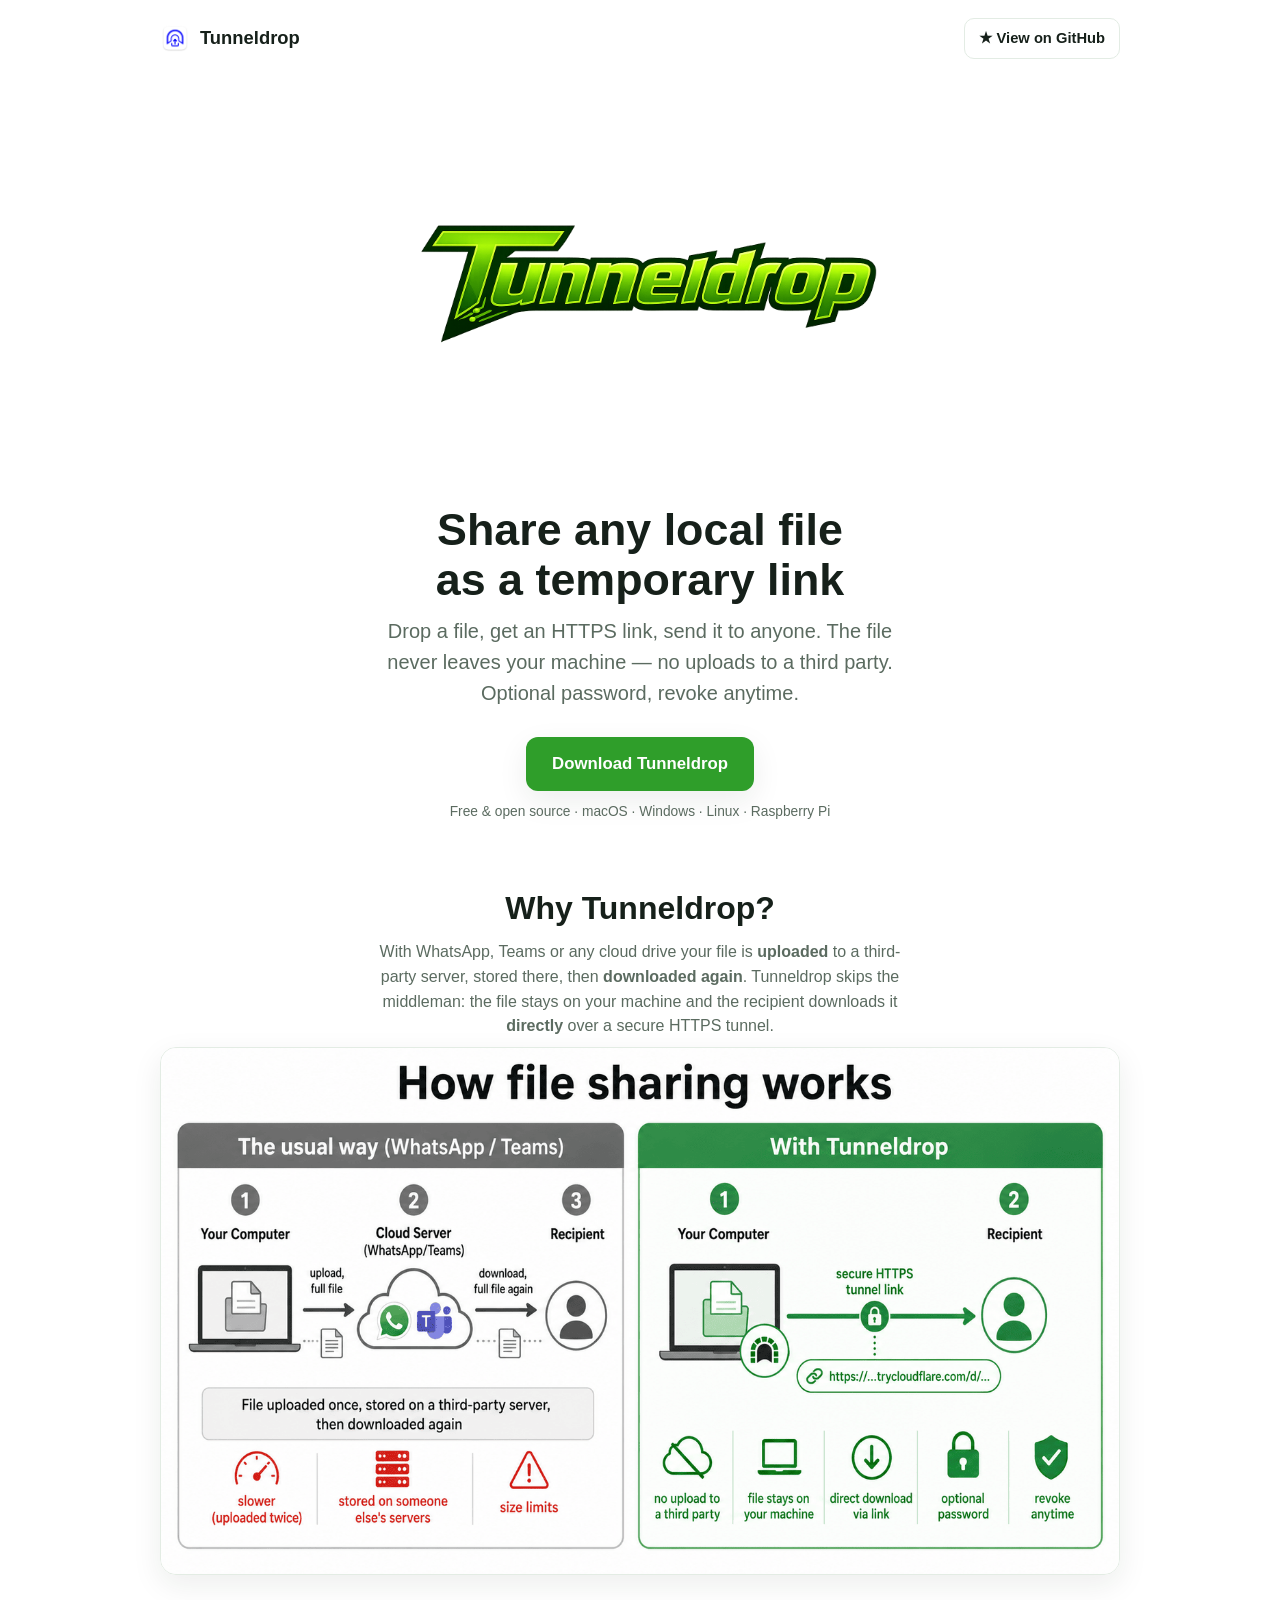
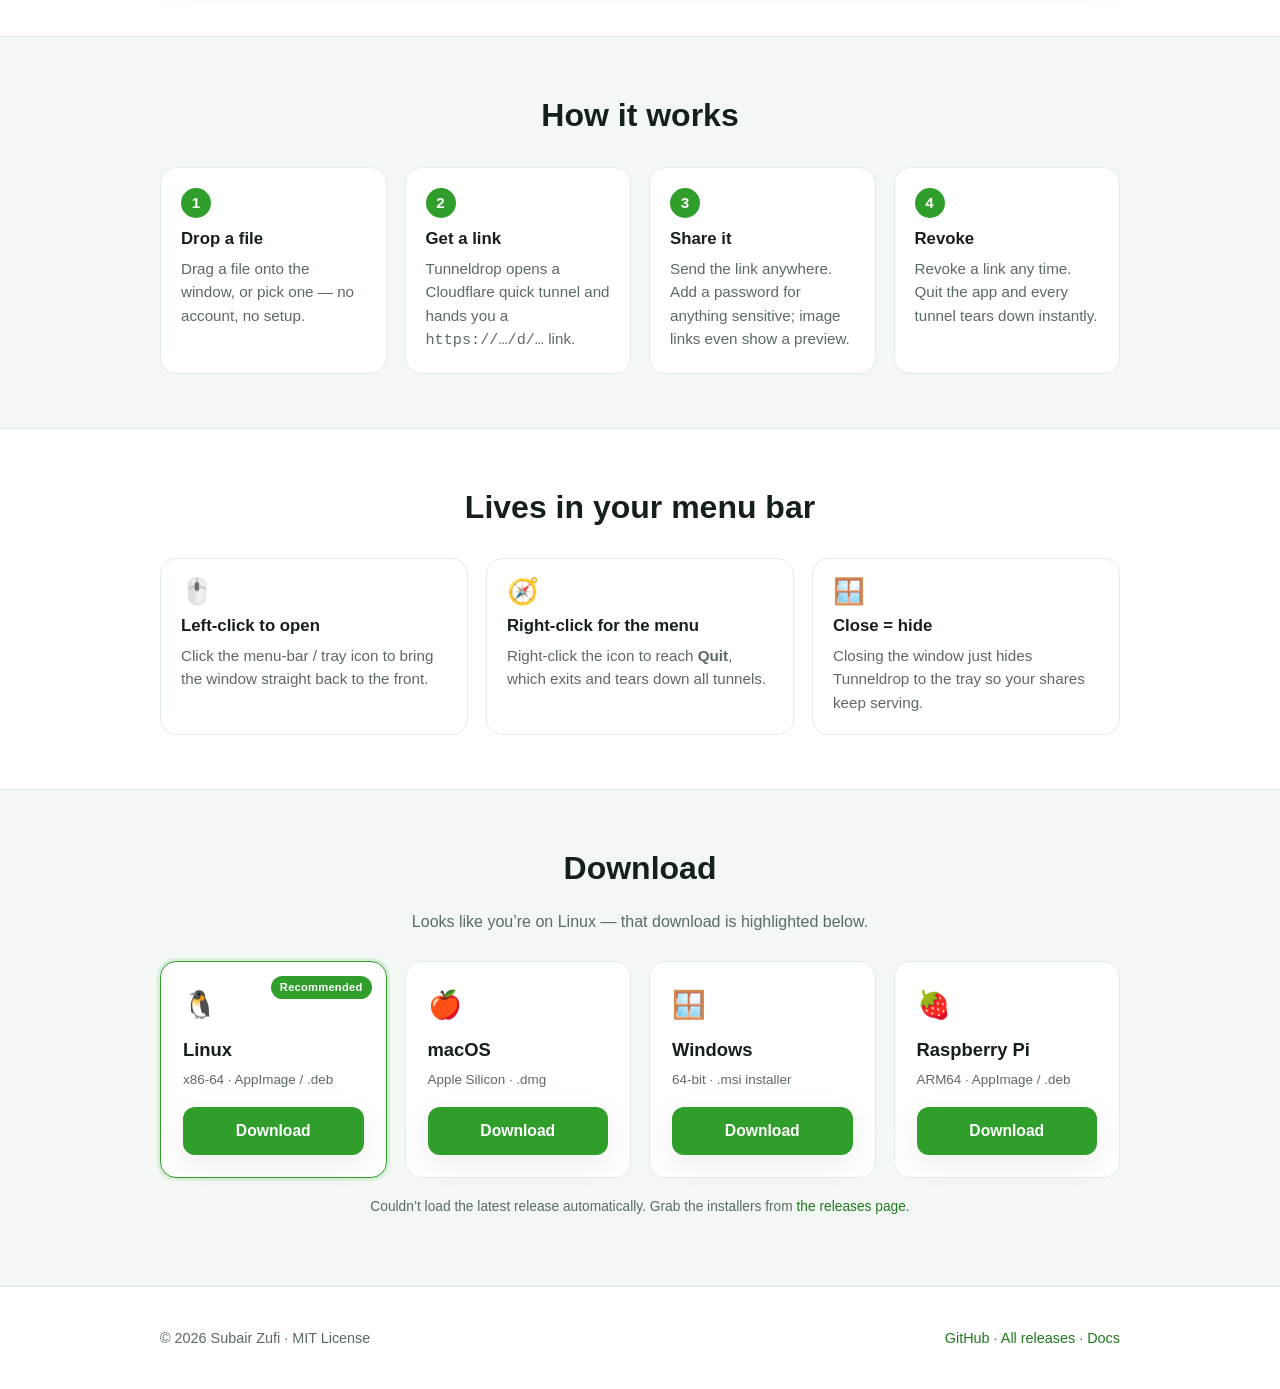
<file: site/index.html>
<!doctype html>
<html lang="en">
<head>
<meta charset="utf-8">
<meta name="viewport" content="width=device-width, initial-scale=1">
<title>Tunneldrop — share any local file as a temporary link</title>
<meta name="description" content="Tunneldrop turns any local file into a temporary, shareable HTTPS link. No uploads to a third party — the file streams straight from your machine. Free & open source for macOS, Windows and Linux.">

<!-- Open Graph / Twitter -->
<meta property="og:type" content="website">
<meta property="og:title" content="Tunneldrop — share any local file as a temporary link">
<meta property="og:description" content="Turn any local file into a temporary HTTPS link. The file never leaves your machine; the recipient downloads it directly. Free & open source.">
<meta property="og:image" content="banner.png">
<meta name="twitter:card" content="summary_large_image">

<link rel="icon" href="favicon.png" type="image/png">
<style>
  :root{
    --green:#2f9e2a; --green-d:#1f7a1c; --ink:#16201a; --muted:#5b6b60;
    --bg:#ffffff; --soft:#f4f8f4; --line:#e3ece4; --blue:#1c54d6;
    --radius:16px; --shadow:0 10px 30px rgba(20,40,25,.08);
  }
  *{box-sizing:border-box}
  html{scroll-behavior:smooth}
  body{margin:0;font-family:-apple-system,BlinkMacSystemFont,"Segoe UI",Roboto,Helvetica,Arial,sans-serif;
    color:var(--ink);background:var(--bg);line-height:1.55;-webkit-font-smoothing:antialiased}
  a{color:var(--green-d);text-decoration:none}
  .wrap{max-width:1000px;margin:0 auto;padding:0 20px}
  .center{text-align:center}
  .muted{color:var(--muted)}

  /* nav */
  nav{display:flex;align-items:center;justify-content:space-between;padding:18px 20px;max-width:1000px;margin:0 auto}
  nav .brand{display:flex;align-items:center;gap:10px;font-weight:800;font-size:1.15rem}
  nav .brand img{width:30px;height:30px}
  nav a.gh{border:1px solid var(--line);padding:8px 14px;border-radius:10px;color:var(--ink);font-weight:600;font-size:.92rem}
  nav a.gh:hover{background:var(--soft)}

  /* hero */
  .hero{padding:36px 0 8px}
  .hero img.banner{width:100%;max-width:560px;height:auto;display:block;margin:0 auto}
  .hero h1{font-size:clamp(1.8rem,4.5vw,2.8rem);line-height:1.12;margin:.4em auto .25em;max-width:18ch}
  .hero p.tag{font-size:clamp(1.02rem,2.4vw,1.25rem);max-width:46ch;margin:0 auto 1.4em;color:var(--muted)}

  /* buttons */
  .btn{display:inline-flex;align-items:center;gap:10px;background:var(--green);color:#fff;font-weight:700;
    padding:14px 26px;border-radius:12px;font-size:1.05rem;border:0;cursor:pointer;box-shadow:var(--shadow);
    transition:transform .08s ease, background .15s ease}
  .btn:hover{background:var(--green-d);transform:translateY(-1px);color:#fff}
  .btn .sub{font-weight:500;opacity:.85;font-size:.82rem}
  .btn.secondary{background:#fff;color:var(--ink);border:1px solid var(--line);box-shadow:none}
  .btn.secondary:hover{background:var(--soft);color:var(--ink)}
  .hero .hint{margin-top:10px;font-size:.86rem}

  section{padding:54px 0}
  section h2{font-size:clamp(1.4rem,3.2vw,2rem);margin:0 0 .2em}
  section.alt{background:var(--soft);border-top:1px solid var(--line);border-bottom:1px solid var(--line)}

  .flow-img{width:100%;height:auto;border-radius:var(--radius);border:1px solid var(--line);box-shadow:var(--shadow);margin-top:8px}

  /* feature/steps grid */
  .grid{display:grid;gap:18px;margin-top:26px}
  .grid.cols-3{grid-template-columns:repeat(3,1fr)}
  .grid.cols-4{grid-template-columns:repeat(4,1fr)}
  .card{background:#fff;border:1px solid var(--line);border-radius:var(--radius);padding:20px}
  .card .ic{font-size:1.6rem;line-height:1}
  .card h3{margin:.5em 0 .25em;font-size:1.05rem}
  .card p{margin:0;font-size:.95rem;color:var(--muted)}
  .step .n{display:inline-grid;place-items:center;width:30px;height:30px;border-radius:50%;background:var(--green);color:#fff;font-weight:800;font-size:.95rem}

  /* downloads */
  #downloads .dl-grid{display:grid;grid-template-columns:repeat(4,1fr);gap:18px;margin-top:26px}
  .dl{background:#fff;border:1px solid var(--line);border-radius:var(--radius);padding:22px;display:flex;flex-direction:column;gap:6px;position:relative}
  .dl.reco{border-color:var(--green);box-shadow:0 0 0 3px rgba(47,158,42,.12)}
  .dl .os{font-size:1.7rem}
  .dl h3{margin:.2em 0 0;font-size:1.15rem}
  .dl .meta{font-size:.84rem;color:var(--muted);min-height:1.2em}
  .dl .badge{position:absolute;top:14px;right:14px;background:var(--green);color:#fff;font-size:.7rem;font-weight:700;
    padding:3px 9px;border-radius:999px;letter-spacing:.02em}
  .dl .btn{margin-top:10px;justify-content:center;width:100%;font-size:.98rem;padding:12px 16px}
  .dl .alt-link{font-size:.84rem;margin-top:4px}
  .note{font-size:.86rem;color:var(--muted);margin-top:18px;text-align:center}

  footer{padding:40px 0;border-top:1px solid var(--line);color:var(--muted);font-size:.9rem}
  footer .wrap{display:flex;flex-wrap:wrap;gap:14px;justify-content:space-between;align-items:center}

  @media(max-width:760px){
    .grid.cols-3,.grid.cols-4,#downloads .dl-grid{grid-template-columns:1fr}
  }
  .hidden{display:none !important}
</style>
</head>
<body>

<nav>
  <span class="brand"><img src="favicon.png" alt="">Tunneldrop</span>
  <a class="gh" href="https://github.com/subair-zufi/tunneldrop" target="_blank" rel="noopener">★ View on GitHub</a>
</nav>

<header class="hero center">
  <div class="wrap">
    <img class="banner" src="banner.png" alt="Tunneldrop">
    <h1>Share any local file as a temporary link</h1>
    <p class="tag">Drop a file, get an HTTPS link, send it to anyone. The file never
      leaves your machine — no uploads to a third party. Optional password, revoke anytime.</p>
    <a id="hero-btn" class="btn" href="https://github.com/subair-zufi/tunneldrop/releases/latest" target="_blank" rel="noopener">
      <span>Download Tunneldrop</span>
    </a>
    <div class="hint muted">Free &amp; open source · macOS · Windows · Linux · Raspberry Pi</div>
  </div>
</header>

<!-- WHAT IT DOES -->
<section id="how">
  <div class="wrap center">
    <h2>Why Tunneldrop?</h2>
    <p class="muted" style="max-width:60ch;margin:.4em auto 0">
      With WhatsApp, Teams or any cloud drive your file is <strong>uploaded</strong> to a third-party
      server, stored there, then <strong>downloaded again</strong>. Tunneldrop skips the middleman:
      the file stays on your machine and the recipient downloads it <strong>directly</strong> over a
      secure HTTPS tunnel.
    </p>
    <img class="flow-img" src="how-it-works.png" alt="The usual way uploads a file to a cloud server then downloads it again; Tunneldrop serves the file directly from your computer over a secure HTTPS tunnel link.">
  </div>
</section>

<!-- FLOW STEPS -->
<section class="alt">
  <div class="wrap">
    <h2 class="center">How it works</h2>
    <div class="grid cols-4">
      <div class="card step"><span class="n">1</span><h3>Drop a file</h3><p>Drag a file onto the window, or pick one — no account, no setup.</p></div>
      <div class="card step"><span class="n">2</span><h3>Get a link</h3><p>Tunneldrop opens a Cloudflare quick tunnel and hands you a <code>https://…/d/…</code> link.</p></div>
      <div class="card step"><span class="n">3</span><h3>Share it</h3><p>Send the link anywhere. Add a password for anything sensitive; image links even show a preview.</p></div>
      <div class="card step"><span class="n">4</span><h3>Revoke</h3><p>Revoke a link any time. Quit the app and every tunnel tears down instantly.</p></div>
    </div>
  </div>
</section>

<!-- TRAY / MENU SHORTCUT -->
<section id="tray">
  <div class="wrap">
    <h2 class="center">Lives in your menu bar</h2>
    <div class="grid cols-3">
      <div class="card"><div class="ic">🖱️</div><h3>Left-click to open</h3><p>Click the menu-bar / tray icon to bring the window straight back to the front.</p></div>
      <div class="card"><div class="ic">🧭</div><h3>Right-click for the menu</h3><p>Right-click the icon to reach <strong>Quit</strong>, which exits and tears down all tunnels.</p></div>
      <div class="card"><div class="ic">🪟</div><h3>Close = hide</h3><p>Closing the window just hides Tunneldrop to the tray so your shares keep serving.</p></div>
    </div>
  </div>
</section>

<!-- DOWNLOADS -->
<section id="downloads" class="alt">
  <div class="wrap">
    <h2 class="center">Download</h2>
    <p class="center muted" id="dl-os-line">Pick your platform — we’ve highlighted the one for your system.</p>
    <div class="dl-grid">

      <div class="dl" data-os="macos">
        <span class="badge hidden">Recommended</span>
        <div class="os">🍎</div>
        <h3>macOS</h3>
        <div class="meta" data-meta>Apple Silicon · .dmg</div>
        <a class="btn" data-dl href="https://github.com/subair-zufi/tunneldrop/releases/latest" target="_blank" rel="noopener">Download</a>
      </div>

      <div class="dl" data-os="windows">
        <span class="badge hidden">Recommended</span>
        <div class="os">🪟</div>
        <h3>Windows</h3>
        <div class="meta" data-meta>64-bit · .msi installer</div>
        <a class="btn" data-dl href="https://github.com/subair-zufi/tunneldrop/releases/latest" target="_blank" rel="noopener">Download</a>
      </div>

      <div class="dl" data-os="linux">
        <span class="badge hidden">Recommended</span>
        <div class="os">🐧</div>
        <h3>Linux</h3>
        <div class="meta" data-meta>x86-64 · AppImage / .deb</div>
        <a class="btn" data-dl href="https://github.com/subair-zufi/tunneldrop/releases/latest" target="_blank" rel="noopener">Download</a>
        <a class="alt-link hidden" data-dl-alt href="#" target="_blank" rel="noopener">or get the .deb</a>
      </div>

      <div class="dl" data-os="linux-arm">
        <span class="badge hidden">Recommended</span>
        <div class="os">🍓</div>
        <h3>Raspberry Pi</h3>
        <div class="meta" data-meta>ARM64 · AppImage / .deb</div>
        <a class="btn" data-dl href="https://github.com/subair-zufi/tunneldrop/releases/latest" target="_blank" rel="noopener">Download</a>
        <a class="alt-link hidden" data-dl-alt href="#" target="_blank" rel="noopener">or get the .deb</a>
      </div>

    </div>
    <p class="note" id="dl-note">Loading the latest release…</p>
  </div>
</section>

<footer>
  <div class="wrap">
    <span>© <span id="year"></span> Subair Zufi · MIT License</span>
    <span>
      <a href="https://github.com/subair-zufi/tunneldrop" target="_blank" rel="noopener">GitHub</a> ·
      <a href="https://github.com/subair-zufi/tunneldrop/releases" target="_blank" rel="noopener">All releases</a> ·
      <a href="https://github.com/subair-zufi/tunneldrop#readme" target="_blank" rel="noopener">Docs</a>
    </span>
  </div>
</footer>

<script>
  const REPO = "subair-zufi/tunneldrop";
  document.getElementById("year").textContent = new Date().getFullYear();

  // ---- OS detection ----
  function detectOS(){
    const ua = (navigator.userAgent || "") + " " + ((navigator.userAgentData && navigator.userAgentData.platform) || navigator.platform || "");
    if (/Android/i.test(ua)) return "other";
    if (/iPhone|iPad|iPod/i.test(ua)) return "other";
    if (/Win/i.test(ua)) return "windows";
    if (/Mac/i.test(ua)) return "macos";
    if (/Linux|X11|CrOS/i.test(ua)) {
      if (/aarch64|arm64|armv[6-8]/i.test(ua)) return "linux-arm";
      return "linux";
    }
    return "other";
  }
  const os = detectOS();
  const osName = {macos:"macOS", windows:"Windows", linux:"Linux", "linux-arm":"Raspberry Pi / Linux ARM64"}[os];

  // Highlight the detected platform card + badge, and reorder it first.
  if (osName){
    const card = document.querySelector(`.dl[data-os="${os}"]`);
    if (card){
      card.classList.add("reco");
      card.querySelector(".badge").classList.remove("hidden");
      card.parentNode.prepend(card);
      document.getElementById("dl-os-line").textContent =
        `Looks like you’re on ${osName} — that download is highlighted below.`;
    }
  }

  function humanSize(b){
    if(!b) return "";
    const u=["B","KB","MB","GB"]; let i=0,n=b;
    while(n>=1024 && i<u.length-1){n/=1024;i++;}
    return `${n.toFixed(1)} ${u[i]}`;
  }

  function setCard(osKey, asset, label){
    const card = document.querySelector(`.dl[data-os="${osKey}"]`);
    if(!card) return;
    const btn = card.querySelector("[data-dl]");
    const meta = card.querySelector("[data-meta]");
    if(asset){
      btn.href = asset.browser_download_url;
      btn.removeAttribute("target"); // direct file download
      btn.innerHTML = `Download <span class="sub">${humanSize(asset.size)}</span>`;
      if(label) meta.textContent = label;
    }
  }

  // ---- Pull the latest release assets from the GitHub API ----
  fetch(`https://api.github.com/repos/${REPO}/releases/latest`, {headers:{Accept:"application/vnd.github+json"}})
    .then(r => r.ok ? r.json() : Promise.reject(r.status))
    .then(rel => {
      const assets = rel.assets || [];
      const byExt = (ext, arch) => assets.find(a => {
        const n = a.name.toLowerCase();
        if (!n.endsWith(ext)) return false;
        if (!arch) return true;
        return arch === "arm" ? /aarch64|arm64/.test(n) : !/aarch64|arm64/.test(n);
      });

      const dmg      = byExt(".dmg");
      const msi      = byExt(".msi") || byExt(".exe");
      const appimage = byExt(".appimage", "x86");
      const deb      = byExt(".deb",      "x86");
      const armimage = byExt(".appimage", "arm");
      const armdeb   = byExt(".deb",      "arm");

      setCard("macos",     dmg,                "Apple Silicon · .dmg");
      setCard("windows",   msi,                "64-bit · .msi installer");
      setCard("linux",     appimage || deb,    appimage ? "x86-64 · AppImage" : "x86-64 · .deb");
      setCard("linux-arm", armimage || armdeb, armimage ? "ARM64 · AppImage"  : "ARM64 · .deb");

      // Secondary .deb links when both AppImage and deb exist.
      [["linux", deb, appimage], ["linux-arm", armdeb, armimage]].forEach(([key, d, img]) => {
        if (img && d){
          const alt = document.querySelector(`.dl[data-os="${key}"] [data-dl-alt]`);
          alt.href = d.browser_download_url;
          alt.textContent = `or get the .deb (${humanSize(d.size)})`;
          alt.classList.remove("hidden");
        }
      });

      // Point the hero button at the recommended OS asset, if available.
      const heroAsset = {macos:dmg, windows:msi, linux:(appimage||deb), "linux-arm":(armimage||armdeb)}[os];
      const hero = document.getElementById("hero-btn");
      if (heroAsset){
        hero.href = heroAsset.browser_download_url;
        hero.removeAttribute("target");
        hero.innerHTML = `<span>Download for ${osName}</span><span class="sub">${rel.tag_name} · ${humanSize(heroAsset.size)}</span>`;
      } else if (osName) {
        hero.innerHTML = `<span>Download Tunneldrop</span><span class="sub">${rel.tag_name}</span>`;
      }

      const any = dmg||msi||appimage||deb||armimage||armdeb;
      document.getElementById("dl-note").innerHTML = any
        ? `Latest release: <a href="${rel.html_url}" target="_blank" rel="noopener">${rel.tag_name}</a> · need another build? See <a href="https://github.com/${REPO}/releases" target="_blank" rel="noopener">all releases</a>.`
        : `No installable assets on the latest release yet — check <a href="https://github.com/${REPO}/releases" target="_blank" rel="noopener">the releases page</a>.`;
    })
    .catch(() => {
      document.getElementById("dl-note").innerHTML =
        `Couldn’t load the latest release automatically. Grab the installers from <a href="https://github.com/${REPO}/releases/latest" target="_blank" rel="noopener">the releases page</a>.`;
    });
</script>
</body>
</html>
</file>
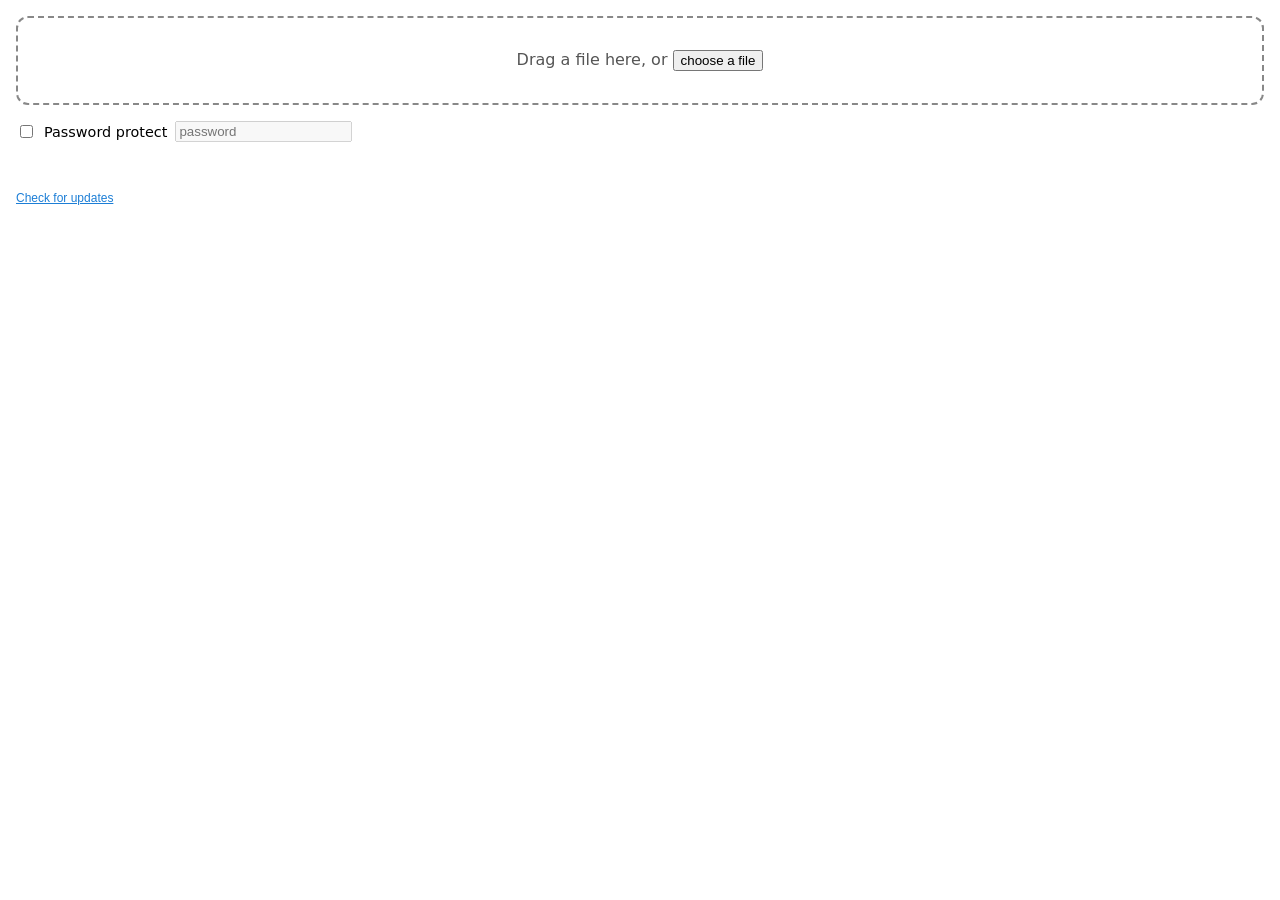
<file: src/index.html>
<!doctype html>
<html lang="en">
  <head>
    <meta charset="UTF-8" />
    <meta name="viewport" content="width=device-width, initial-scale=1.0" />
    <link rel="stylesheet" href="styles.css" />
    <title>Tunneldrop</title>
  </head>
  <body>
    <main>
      <div id="update-banner" hidden>
        <span id="update-text"></span>
        <button id="update-install">Install &amp; Restart</button>
        <button id="update-dismiss" title="Dismiss">✕</button>
      </div>
      <div id="dropzone">Drag a file here, or <button id="pick">choose a file</button></div>
      <label id="pw-row">
        <input type="checkbox" id="use-pw" /> Password protect
        <input type="password" id="pw" placeholder="password" disabled />
      </label>
      <ul id="shares"></ul>
      <p id="status"></p>
      <button id="check-updates" class="linklike">Check for updates</button>
    </main>
    <script type="module" src="main.js"></script>
  </body>
</html>
</file>
<file: src/styles.css>
:root { font-family: system-ui, sans-serif; }
body { margin: 0; padding: 1rem; }
#dropzone {
  border: 2px dashed #888; border-radius: 12px; padding: 2rem 1rem;
  text-align: center; color: #555; margin-bottom: 1rem;
}
#dropzone.over { border-color: #2b8a3e; color: #2b8a3e; }
#pw-row { display: flex; align-items: center; gap: .5rem; margin-bottom: 1rem; font-size: .9rem; }
ul { list-style: none; padding: 0; margin: 0; }
li { border: 1px solid #ddd; border-radius: 8px; padding: .6rem; margin-bottom: .5rem; }
li .name { font-weight: 600; }
li .link { font-size: .8rem; word-break: break-all; color: #1c7ed6; }
li button { font-size: .8rem; margin-right: .4rem; cursor: pointer; }
#status { color: #888; font-size: .8rem; min-height: 1rem; }
#update-banner {
  display: flex; align-items: center; gap: .5rem;
  background: #e7f5ff; border: 1px solid #74c0fc; border-radius: 8px;
  padding: .5rem .6rem; margin-bottom: 1rem; font-size: .85rem; color: #1864ab;
}
/* The #id display:flex above outranks the UA [hidden] rule, so it must be
   re-asserted with matching specificity or the banner never hides. */
#update-banner[hidden] { display: none; }
#update-text { flex: 1; }
#update-dismiss { background: none; border: none; cursor: pointer; color: #1864ab; }
/* Phone-sized screens: the desktop controls are too small to hit with a thumb. */
@media (max-width: 600px) {
  body { padding: 1rem .9rem; font-size: 1rem; }
  li button { font-size: .95rem; padding: .5rem .8rem; margin-bottom: .3rem; }
  #pick { font-size: 1rem; padding: .6rem 1rem; }
  li .link { font-size: .9rem; }
  #pw-row, #status { font-size: .9rem; }
}

.linklike {
  background: none; border: none; padding: 0; margin-top: .25rem;
  color: #1c7ed6; font-size: .75rem; cursor: pointer; text-decoration: underline;
}
</file>
